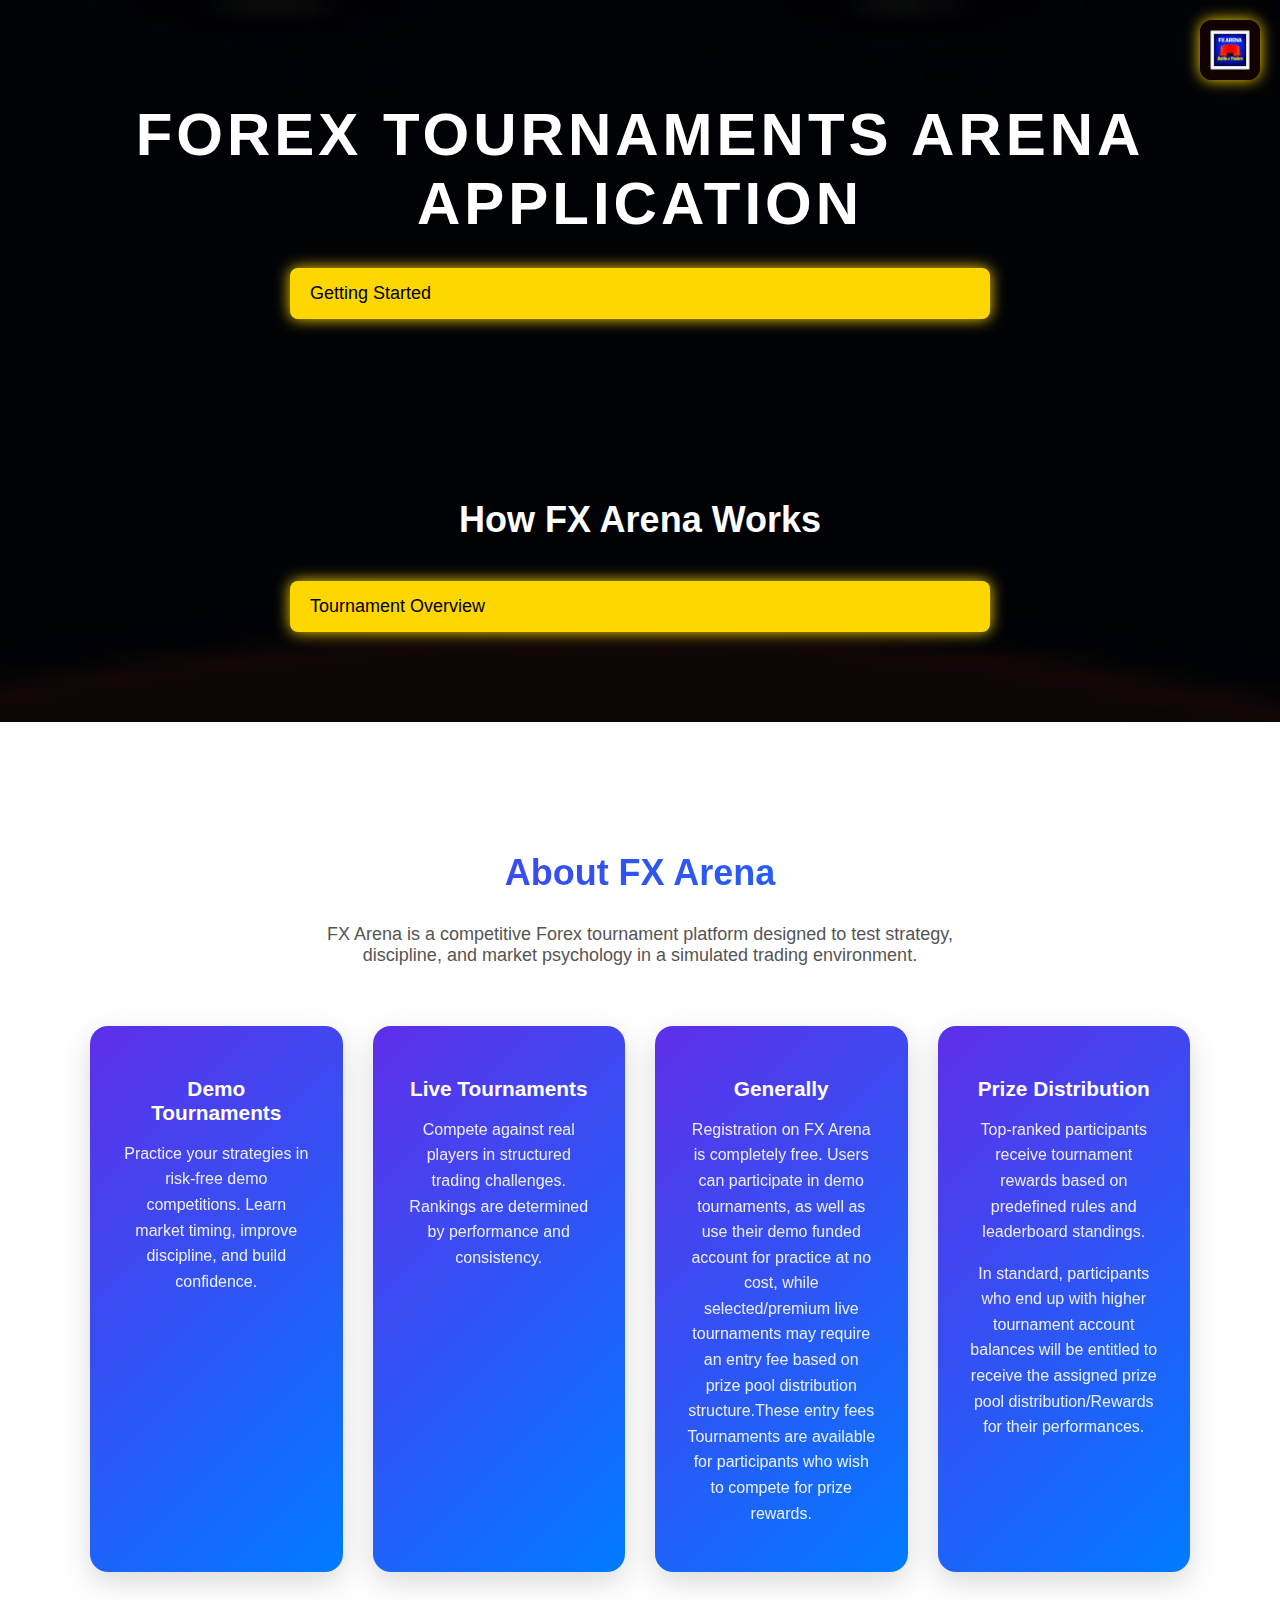
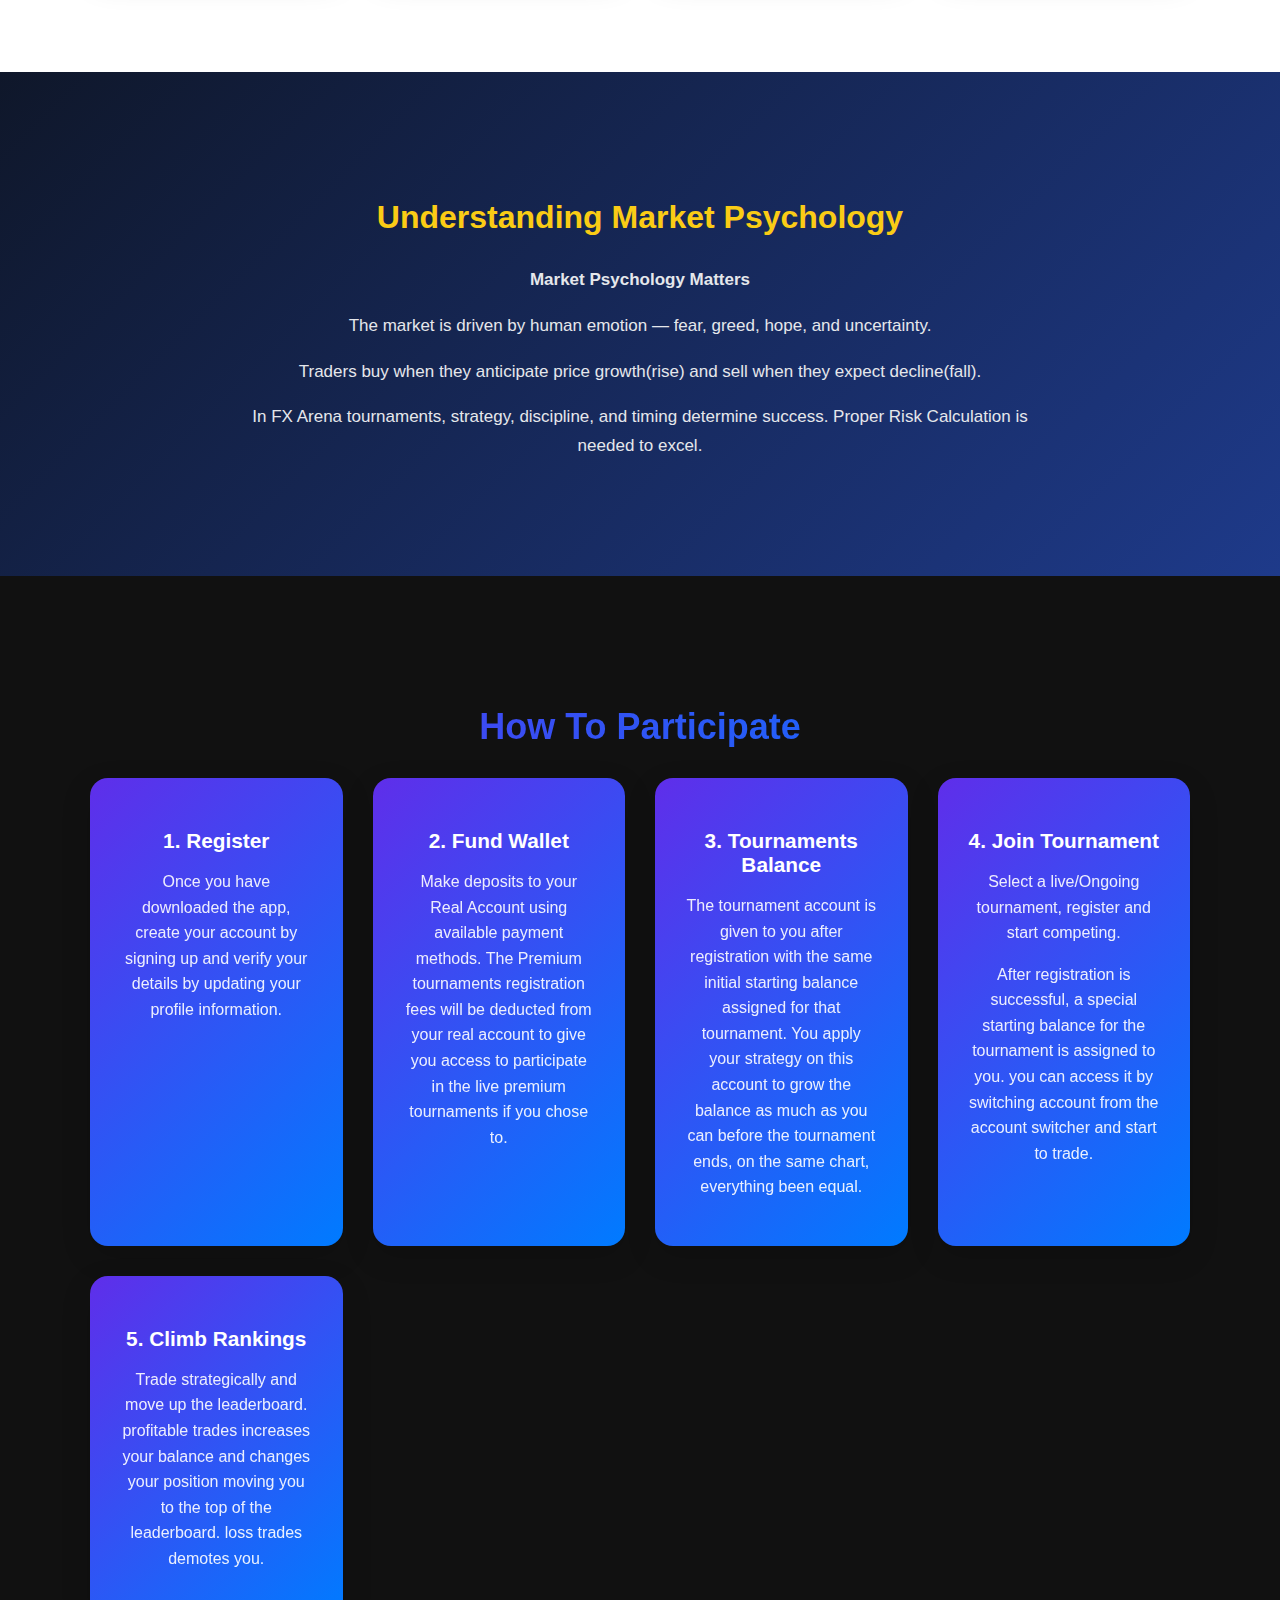
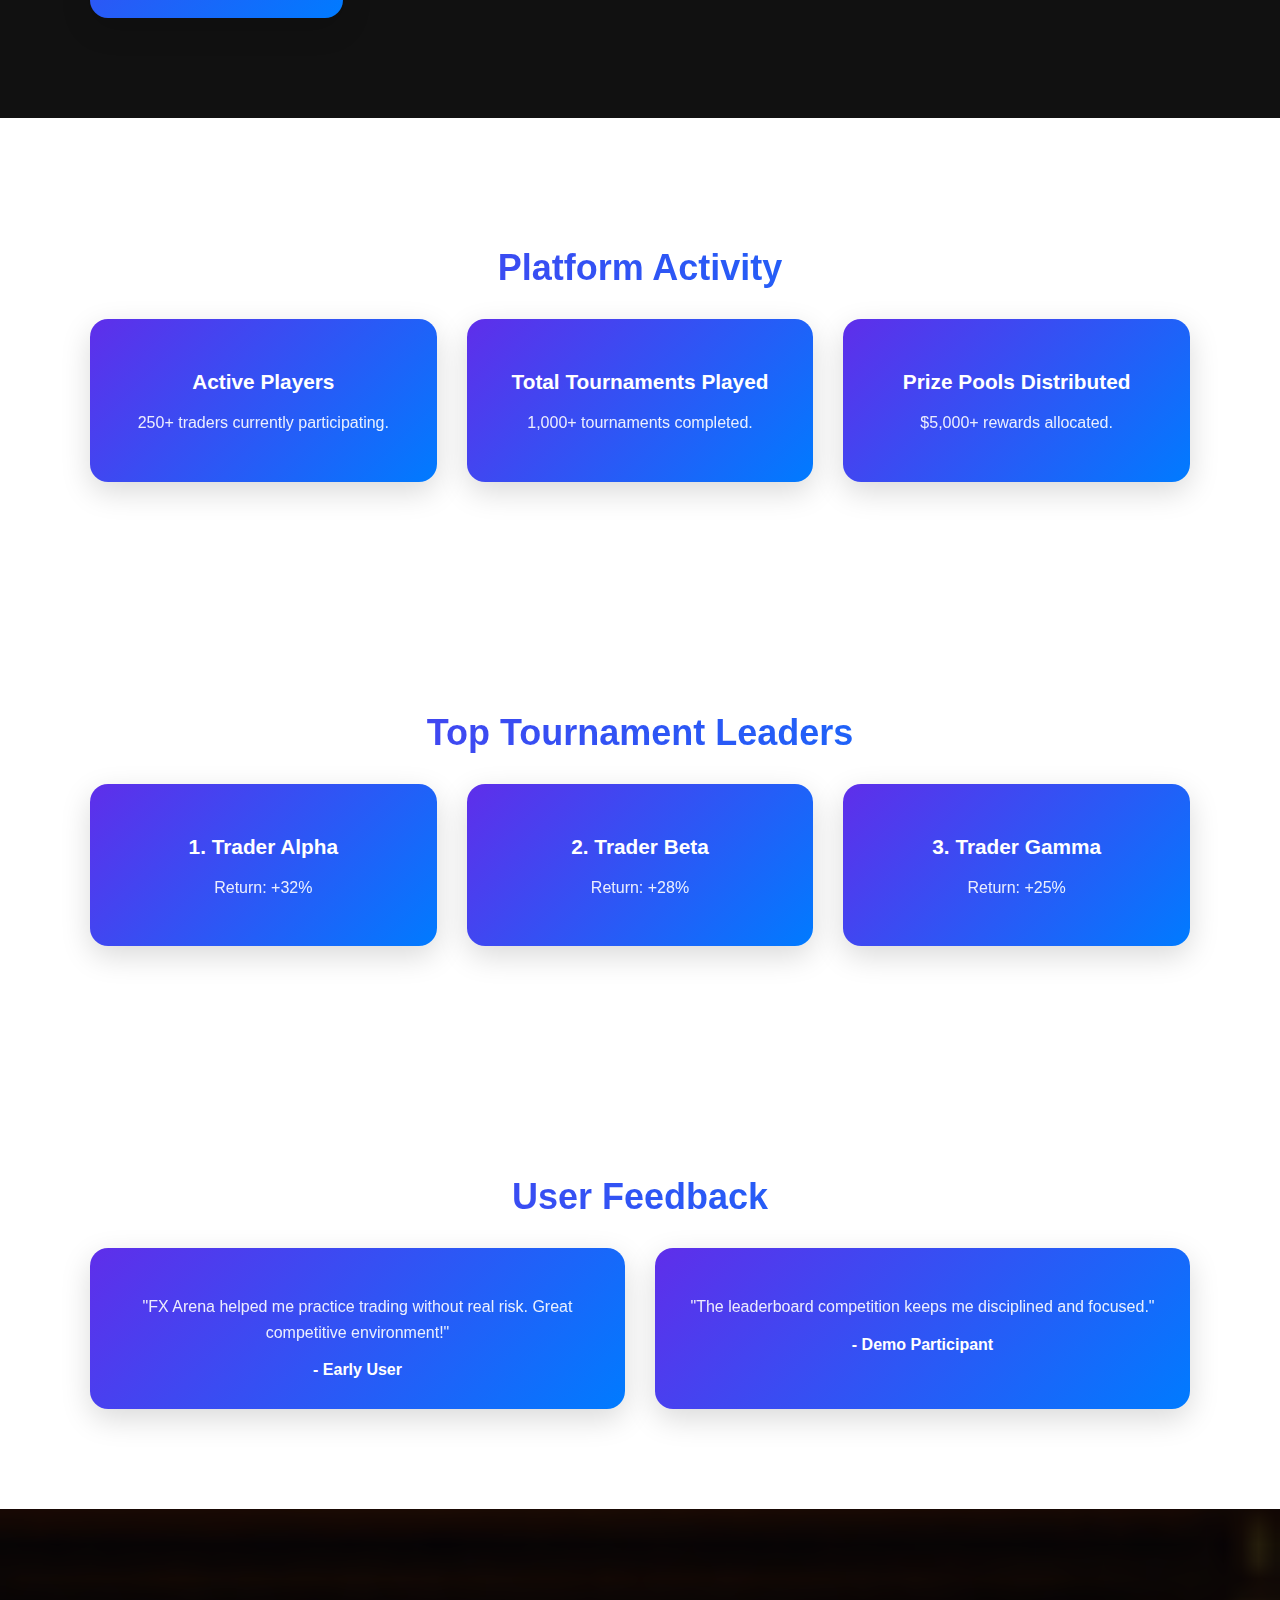
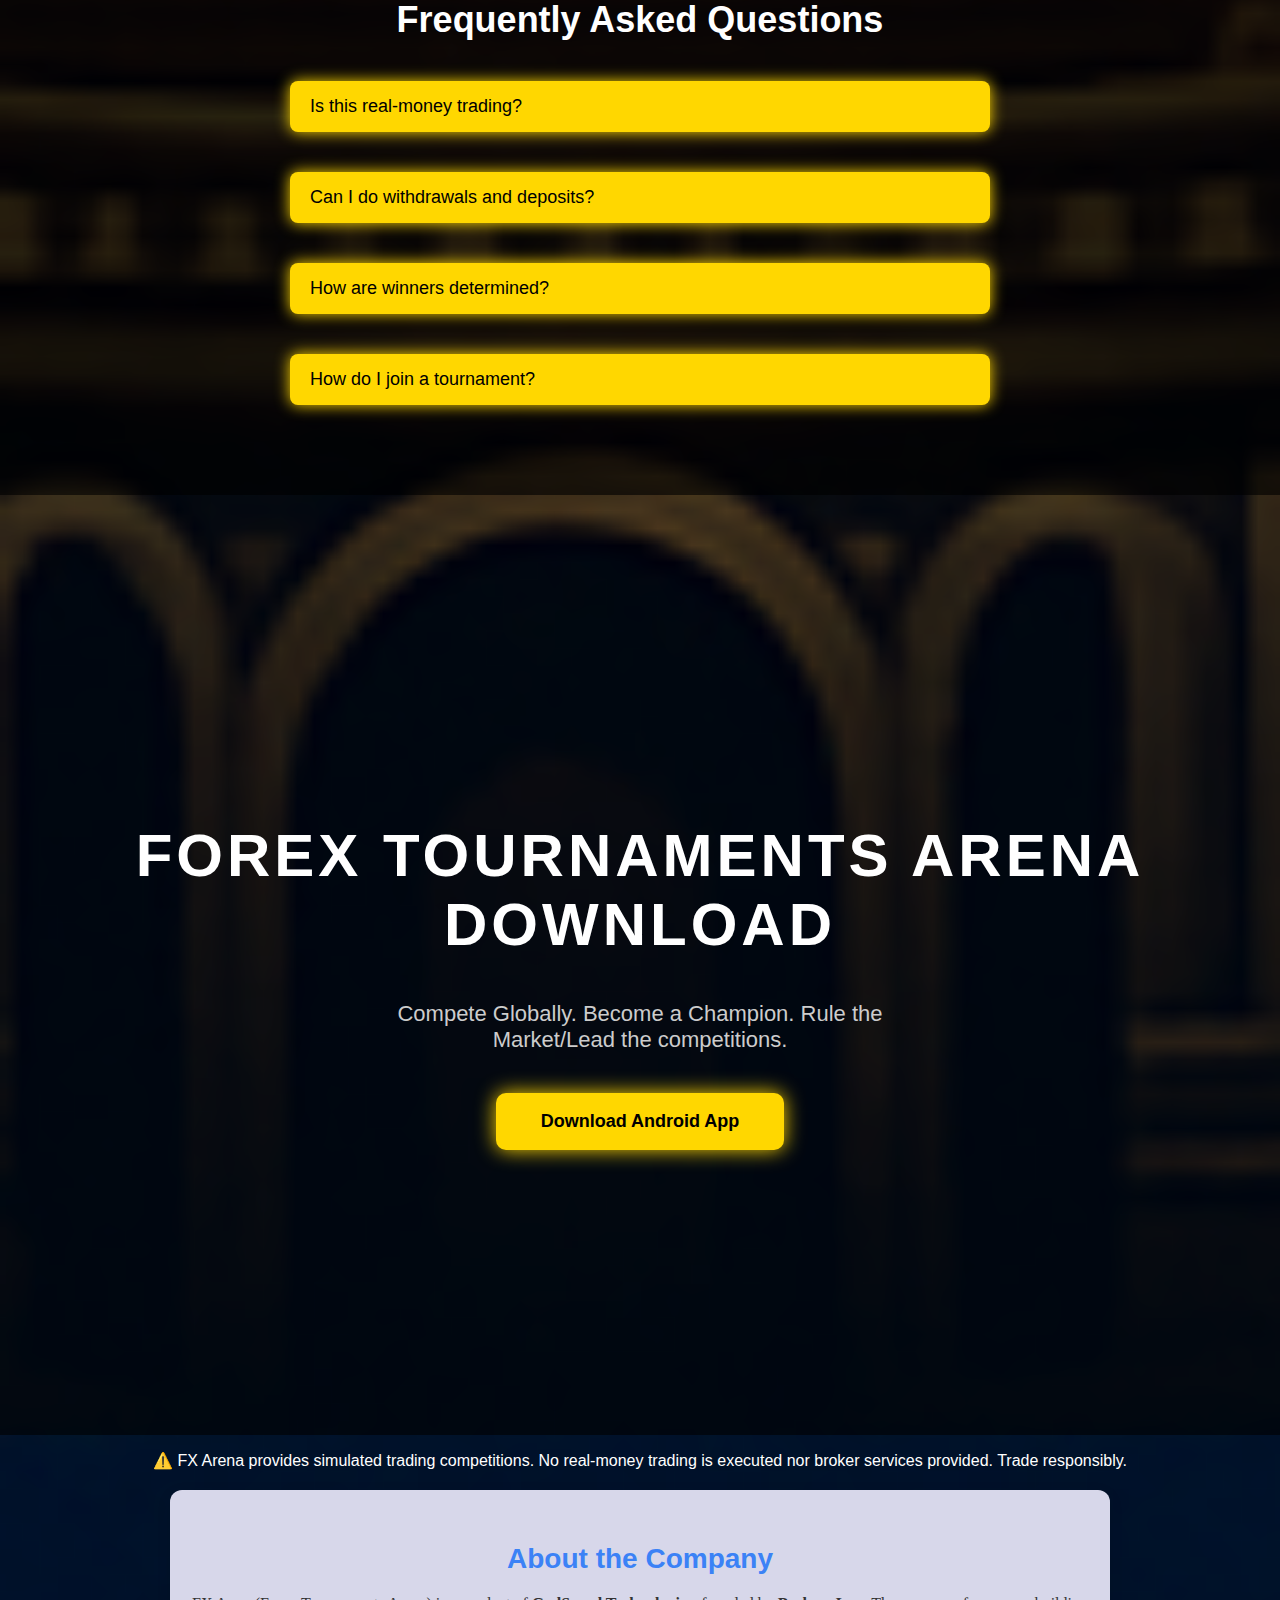
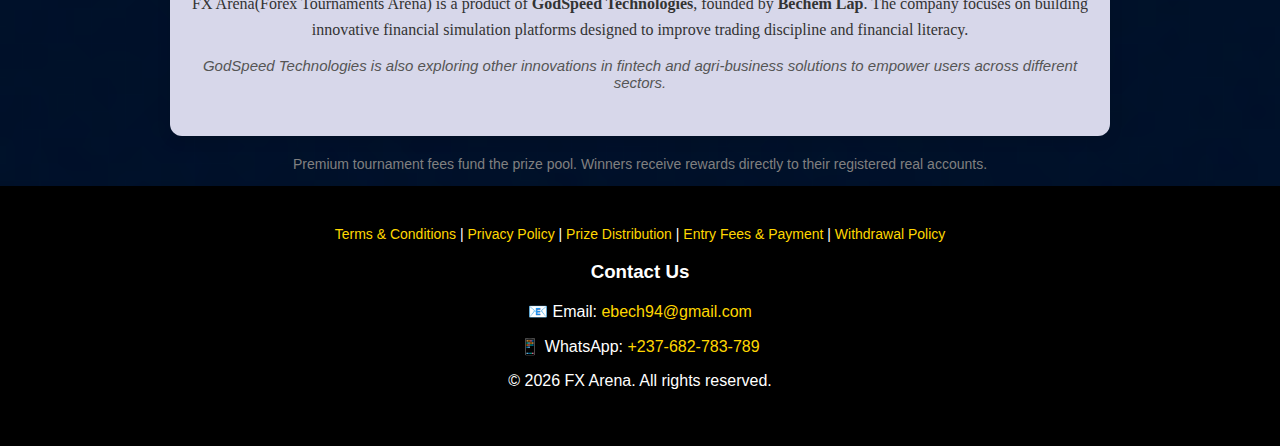
<file: index.html>
<!DOCTYPE html>
<html lang="en">
<head>
  <meta charset="UTF-8">
  <meta name="viewport" content="width=device-width, initial-scale=1.0">
  <title>Forex Trading Tournaments | FX Arena</title>
  <link rel="stylesheet" href="style.css">
</head>
<body>

  <!-- Top App Icon -->
  <div class="top-icon">
    <img src="images/icon.png" alt="FX Arena App Icon">
  </div>

<!-- Getting Started -->
<section class="features">

  <h1 class="main-title">
  FOREX TOURNAMENTS ARENA <br>
  APPLICATION
</h1>

  <div class="accordion">
    <button class="accordion-btn">Getting Started</button>
    <div class="accordion-content">
      <p>
        Click Download, install the app, accept terms & conditions 
        by ticking the box, sign up, and start practicing or 
        participating in live tournaments. Experience trading like a pro!
      </p>
    </div>
  </div>

</section>

<!-- How It Works -->
<section class="features">
  <h2>How FX Arena Works</h2>
  <div class="accordion">
    <button class="accordion-btn">Tournament Overview</button>
    <div class="accordion-content">
      <p>Join live Forex tournaments with players worldwide. Practice in demo mode or compete in real cash tournaments. Fun, strategic, and rewarding!</p>
      <img src="images/screenshot.png" alt="App Screenshot" class="screenshot">
    </div>
  </div>
</section>

<!-- About -->
<section class="about"> <div class="about-container"> 
<h2>About FX Arena</h2> <p class="mission"> 
FX Arena is a competitive Forex tournament platform designed to
 test strategy, discipline, and market psychology in a simulated
  trading environment.
   </p> <div class="info-grid">
     <div class="info-card"> 
   <h3>Demo Tournaments</h3>
    <p> Practice your strategies in risk-free demo competitions.
     Learn market timing, improve discipline, and build confidence. 
     </p> </div> 
     <div class="info-card"> 
      <h3>Live Tournaments</h3> 
     <p> Compete against real players in structured trading challenges.
      Rankings are determined by performance and consistency. 
      </p> </div> 
      <div class="info-card">
         <h3>Generally</h3>
       <p> Registration on FX Arena is completely free.
Users can participate in demo tournaments, as well as use their
 demo funded account for practice at no cost,
 while selected/premium live tournaments may require an entry 
 fee based on prize pool distribution structure.These entry fees 
 Tournaments are available for participants who wish to 
 compete for prize rewards. 
       </p>
      </div>
        <div class="info-card">
         <h3>Prize Distribution</h3>
       <p> 
        Top-ranked participants receive tournament rewards based 
       on predefined rules and leaderboard standings.
       </p>  
      <p> 
      In standard, participants who end up with higher tournament 
      account balances will be entitled to receive the
       assigned prize pool distribution/Rewards for their
        performances. 
      </p> 
        </div>  
       </div> 
       </div> 
       </section>

<!-- Psychology -->
<section class="psychology">
  <div class="psychology-container">
    <h2>Understanding Market Psychology</h2>
    <p class="highlight">Market Psychology Matters</p>
    <p>The market is driven by human emotion — fear, greed, 
      hope, and uncertainty.</p>
    <p>Traders buy when they anticipate price growth(rise) 
    and sell when they expect decline(fall).</p>
    <p>In FX Arena tournaments, strategy, discipline, and
     timing determine success. Proper Risk Calculation is needed to excel.
     </p>
  </div>
</section>

<!-- NEW: Participation Flow -->
<section class="about">
  <div class="about-container">
    <h2>How To Participate</h2>
    <div class="info-grid">
      <div class="info-card">
        <h3>1. Register</h3>
        <p> Once you have downloaded the app, create your account by
         signing up 
        and verify your details by updating your profile information.</p>
      </div>
      <div class="info-card">
        <h3>2. Fund Wallet</h3>
        <p> Make deposits to your Real Account 
        using available payment methods. The Premium tournaments 
        registration fees will be deducted from your real 
        account to give you access to participate in the live premium 
        tournaments if you chose to.
        </p>
      </div>
      <div class="info-card">
        <h3>3. Tournaments Balance</h3>
        <p> The tournament account is given to you after 
          registration with the same initial starting 
          balance assigned for that tournament. You apply
           your strategy on this account to grow the balance as
           much as you can before the tournament ends, 
           on the same chart, everything been equal.
             </p>  
      </div>
      <div class="info-card">
        <h3>4. Join Tournament</h3>
        <p>Select a live/Ongoing tournament, 
        register and start competing.</p>
        <p>After registration is successful,
         a special starting balance for the tournament is
          assigned to you. you can access it by switching account
         from the account switcher and start to trade.</p>
          </div>
        <div class="info-card">
        <h3>5. Climb Rankings</h3>
        <p>Trade strategically and move up the leaderboard.
          profitable trades increases your balance and changes 
          your position moving you to the top of the leaderboard. 
          loss trades demotes you.
        </p>
      </div>
    </div>
  </div>
</section>

<!-- NEW: Live Stats -->
<section class="about">
  <div class="about-container">
    <h2>Platform Activity</h2>
    <div class="info-grid">
      <div class="info-card">
        <h3>Active Players</h3>
        <p>250+ traders currently participating.</p>
      </div>
      <div class="info-card">
        <h3>Total Tournaments Played</h3>
        <p>1,000+ tournaments completed.</p>
      </div>
      <div class="info-card">
        <h3>Prize Pools Distributed</h3>
        <p>$5,000+ rewards allocated.</p>
      </div>
    </div>
  </div>
</section>



<!-- NEW: Leaderboard Preview -->
<section class="about">
  <div class="about-container">
    <h2>Top Tournament Leaders</h2>
    <div class="info-grid">
      <div class="info-card">
        <h3>1. Trader Alpha</h3>
        <p>Return: +32%</p>
      </div>
      <div class="info-card">
        <h3>2. Trader Beta</h3>
        <p>Return: +28%</p>
      </div>
      <div class="info-card">
        <h3>3. Trader Gamma</h3>
        <p>Return: +25%</p>
      </div>
    </div>
  </div>
</section>

<!-- NEW: Testimonials -->
<section class="about">
  <div class="about-container">
    <h2>User Feedback</h2>
    <div class="info-grid">
      <div class="info-card">
        <p>"FX Arena helped me practice trading without real risk. Great competitive environment!"</p>
        <strong>- Early User</strong>
      </div>
      <div class="info-card">
        <p>"The leaderboard competition keeps me disciplined and focused."</p>
        <strong>- Demo Participant</strong>
      </div>
    </div>
  </div>
</section>

<!-- NEW: FAQ -->
<section class="features">
  <h2>Frequently Asked Questions</h2>
  <div class="accordion">
    <button class="accordion-btn">Is this real-money trading?</button>
    <div class="accordion-content">
      <p>No. FX Arena provides simulated trading competitions only.</p>
   </div>
    <button class="accordion-btn">Can I do withdrawals and deposits?</button>
    <div class="accordion-content">
      <p>Yes. With the available methods, you can deposit into your real account and 
      deduct from there to do your registrations for tournaments only.
       No real trading is currently available on the real account.
      </p>
      <p>You can withdraw your cash rewards through your real account. Once you happen to be 
      among the top performers from an ended tournament, the administration funds your assigned portion
       of the prize pool into your real account where you can then do your withdrawals
       within 5 minutes once approved.
         </p>
        </div>

    <button class="accordion-btn">How are winners determined?</button>
    <div class="accordion-content">
      <p>Rankings are based on trading performance and consistency during tournaments.</p>
      <p> Participants appear to be ranked starting with the participant who ends
         the tournament with the highest tournament account balance to the least. </p>
    </div>

    <button class="accordion-btn">How do I join a tournament?</button>
    <div class="accordion-content">
      <p>Fund your wallet, select an available tournament, use the registration button and
        Register with the fee if not free.</p> 
        <p> The Starting Balance for that Tournament Card will 
        be funded to your tournament account where you can start trading and see your
         progress on the leaderboard amongst others </p>
    </div>
  </div>
</section>

<!-- Download Section -->
<section class="hero">
  <h1>FOREX TOURNAMENTS ARENA DOWNLOAD</h1>
  <p>Compete Globally. Become a Champion. Rule the Market/Lead the competitions.</p>
  <a href="app-release.apk" class="btn">Download Android App</a>
</section>

<section class="risk-warning">
  <p>
    ⚠️ FX Arena provides simulated trading competitions.
    No real-money trading is executed nor broker services provided. Trade responsibly.
  </p>
</section>
<section class="about-company">
  <h2>About the Company</h2>
  <p class="company-body">
    FX Arena(Forex Tournaments Arena) is a product of <strong>GodSpeed Technologies</strong>,
    founded by <strong>Bechem Lap</strong>. The company focuses on
    building innovative financial simulation platforms
    designed to improve trading discipline and financial literacy.
  </p>
  <p class="company-body-em">
    GodSpeed Technologies is also exploring other innovations in fintech 
    and agri-business solutions to empower users across different sectors.
  </p>
</section>
<p style="font-size:14px; color:gray;">
  Premium tournament fees fund the prize pool. Winners receive rewards directly to their registered real accounts.
</p>
<footer>
  <div class="footer-links">
    <a href="terms.html">Terms & Conditions</a> |
    <a href="privacy.html">Privacy Policy</a> |
    <a href="prizes.html">Prize Distribution</a> |
    <a href="fees.html">Entry Fees & Payment</a> |
    <a href="withdrawal.html">Withdrawal Policy</a>
  </div>

  <h3>Contact Us</h3>
  <p><span>📧</span> Email: <a href="mailto:ebech94@gmail.com">ebech94@gmail.com</a></p>
  <p><span>📱</span> WhatsApp: <a href="https://wa.me/237682783789" target="_blank">+237-682-783-789</a></p>
  
  <p>&copy; 2026 FX Arena. All rights reserved.</p>
</footer>

<script>
const accBtns = document.querySelectorAll(".accordion-btn");
accBtns.forEach(btn => {
  btn.addEventListener("click", () => {
    btn.classList.toggle("active");
    const content = btn.nextElementSibling;
    if (content.style.maxHeight) {
      content.style.maxHeight = null;
    } else {
      content.style.maxHeight = content.scrollHeight + "px";
    }
  });
});
</script>

</body>
</html>
</file>
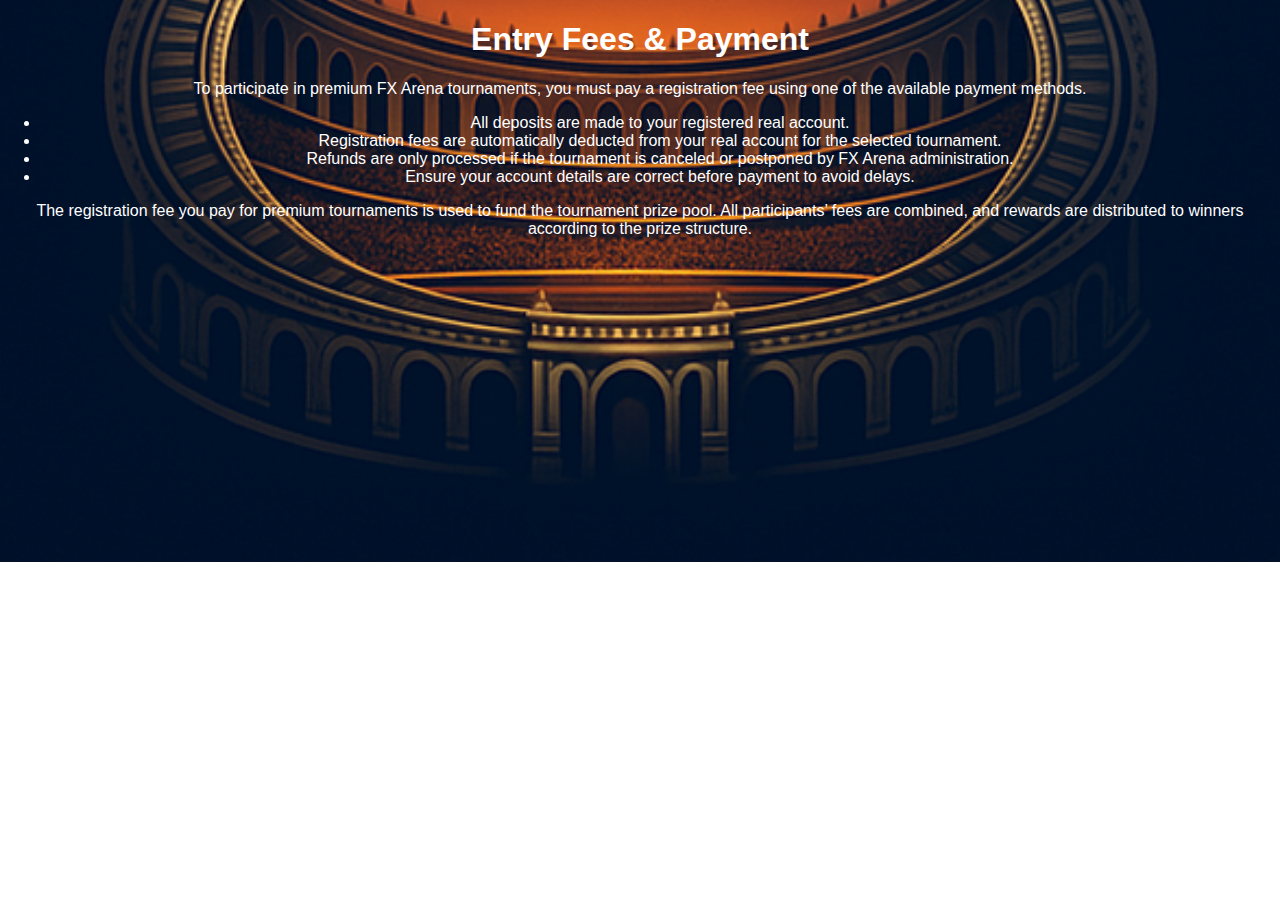
<file: fees.html>
<!DOCTYPE html>
<html lang="en">
<head>
  <meta charset="UTF-8">
  <meta name="viewport" content="width=device-width, initial-scale=1.0">
  <title>Entry Fees & Payment | FX Arena</title>
  <link rel="stylesheet" href="style.css">
</head>
<body>
  <h1>Entry Fees & Payment</h1>
  <p>To participate in premium FX Arena tournaments, you must pay a registration fee using one of the available payment methods.</p>
  <ul>
    <li>All deposits are made to your registered real account.</li>
    <li>Registration fees are automatically deducted from your real account for the selected tournament.</li>
    <li>Refunds are only processed if the tournament is canceled or postponed by FX Arena administration.</li>
    <li>Ensure your account details are correct before payment to avoid delays.</li>
  </ul>
  <p>The registration fee you pay for premium tournaments is used to fund the tournament prize pool. 
    All participants’ fees are combined, and rewards are distributed to winners according to the prize structure.
    </p>
</body>
</html>
</file>
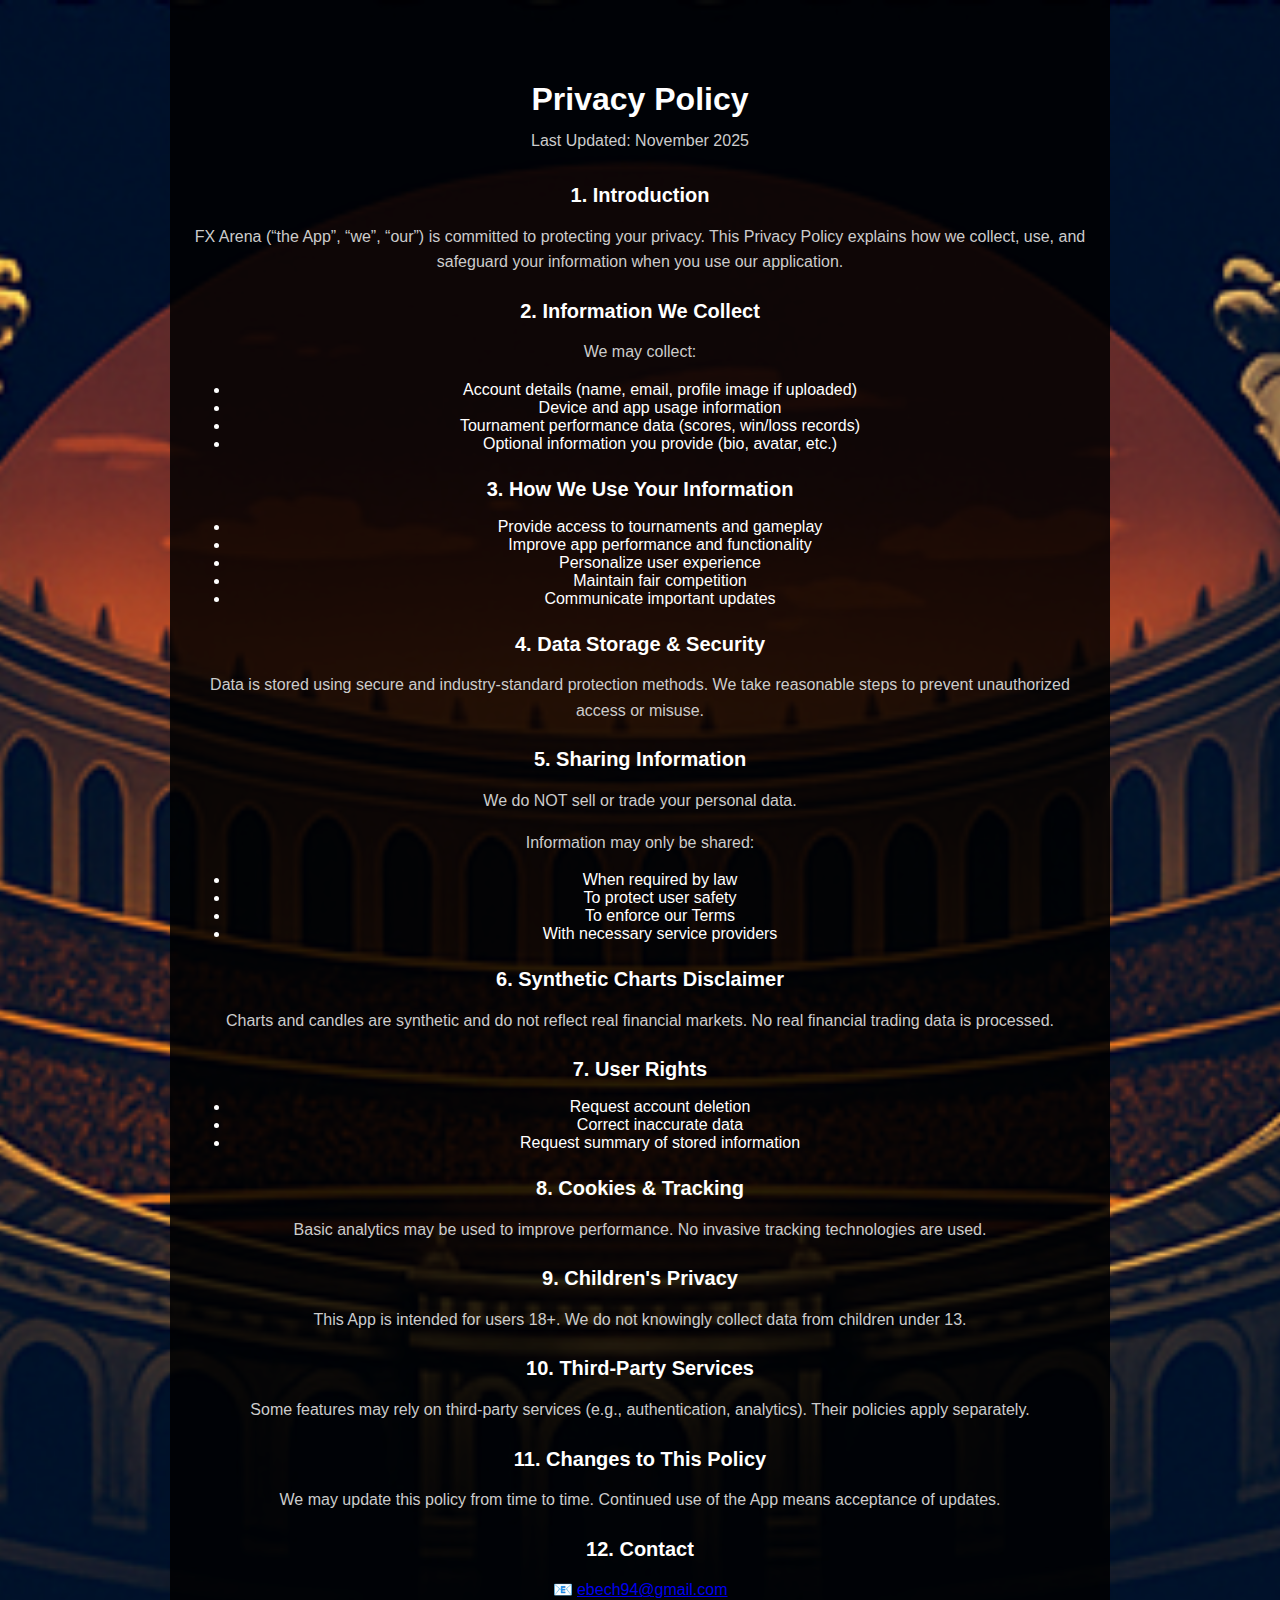
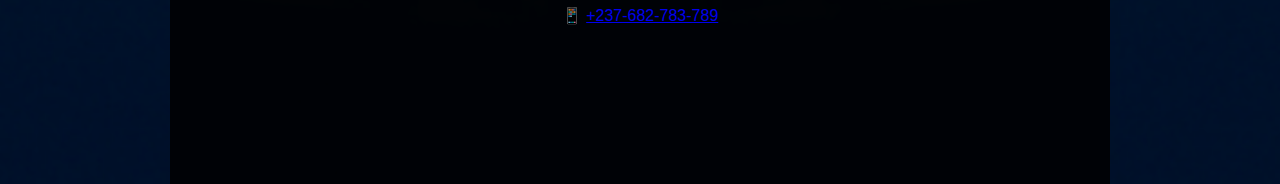
<file: privacy.html>
<!DOCTYPE html>
<html lang="en">
<head>
  <meta charset="UTF-8">
  <meta name="viewport" content="width=device-width, initial-scale=1.0">
  <title>Privacy Policy | FX Arena</title>
  <link rel="stylesheet" href="style.css">
  <link rel="icon" href="images/icon.png">
</head>
<body>

<section class="legal-container">
  <h1>Privacy Policy</h1>
  <p class="last-updated">Last Updated: November 2025</p>

  <h2>1. Introduction</h2>
  <p>
    FX Arena (“the App”, “we”, “our”) is committed to protecting your privacy.
    This Privacy Policy explains how we collect, use, and safeguard your
    information when you use our application.
  </p>

  <h2>2. Information We Collect</h2>
  <p>We may collect:</p>
  <ul>
    <li>Account details (name, email, profile image if uploaded)</li>
    <li>Device and app usage information</li>
    <li>Tournament performance data (scores, win/loss records)</li>
    <li>Optional information you provide (bio, avatar, etc.)</li>
  </ul>

  <h2>3. How We Use Your Information</h2>
  <ul>
    <li>Provide access to tournaments and gameplay</li>
    <li>Improve app performance and functionality</li>
    <li>Personalize user experience</li>
    <li>Maintain fair competition</li>
    <li>Communicate important updates</li>
  </ul>

  <h2>4. Data Storage & Security</h2>
  <p>
    Data is stored using secure and industry-standard protection methods.
    We take reasonable steps to prevent unauthorized access or misuse.
  </p>

  <h2>5. Sharing Information</h2>
  <p>We do NOT sell or trade your personal data.</p>
  <p>Information may only be shared:</p>
  <ul>
    <li>When required by law</li>
    <li>To protect user safety</li>
    <li>To enforce our Terms</li>
    <li>With necessary service providers</li>
  </ul>

  <h2>6. Synthetic Charts Disclaimer</h2>
  <p>
    Charts and candles are synthetic and do not reflect real financial markets.
    No real financial trading data is processed.
  </p>

  <h2>7. User Rights</h2>
  <ul>
    <li>Request account deletion</li>
    <li>Correct inaccurate data</li>
    <li>Request summary of stored information</li>
  </ul>

  <h2>8. Cookies & Tracking</h2>
  <p>
    Basic analytics may be used to improve performance.
    No invasive tracking technologies are used.
  </p>

  <h2>9. Children's Privacy</h2>
  <p>
    This App is intended for users 18+. We do not knowingly collect data
    from children under 13.
  </p>

  <h2>10. Third-Party Services</h2>
  <p>
    Some features may rely on third-party services (e.g., authentication,
    analytics). Their policies apply separately.
  </p>

  <h2>11. Changes to This Policy</h2>
  <p>
    We may update this policy from time to time. Continued use of the App
    means acceptance of updates.
  </p>

  <h2>12. Contact</h2>
  <p>
    📧 <a href="mailto:ebech94@gmail.com">ebech94@gmail.com</a><br>
    📱 <a href="https://wa.me/237682783789" target="_blank">+237-682-783-789</a>
  </p>

  <div style="height:80px;"></div>
</section>

</body>
</html>
</file>
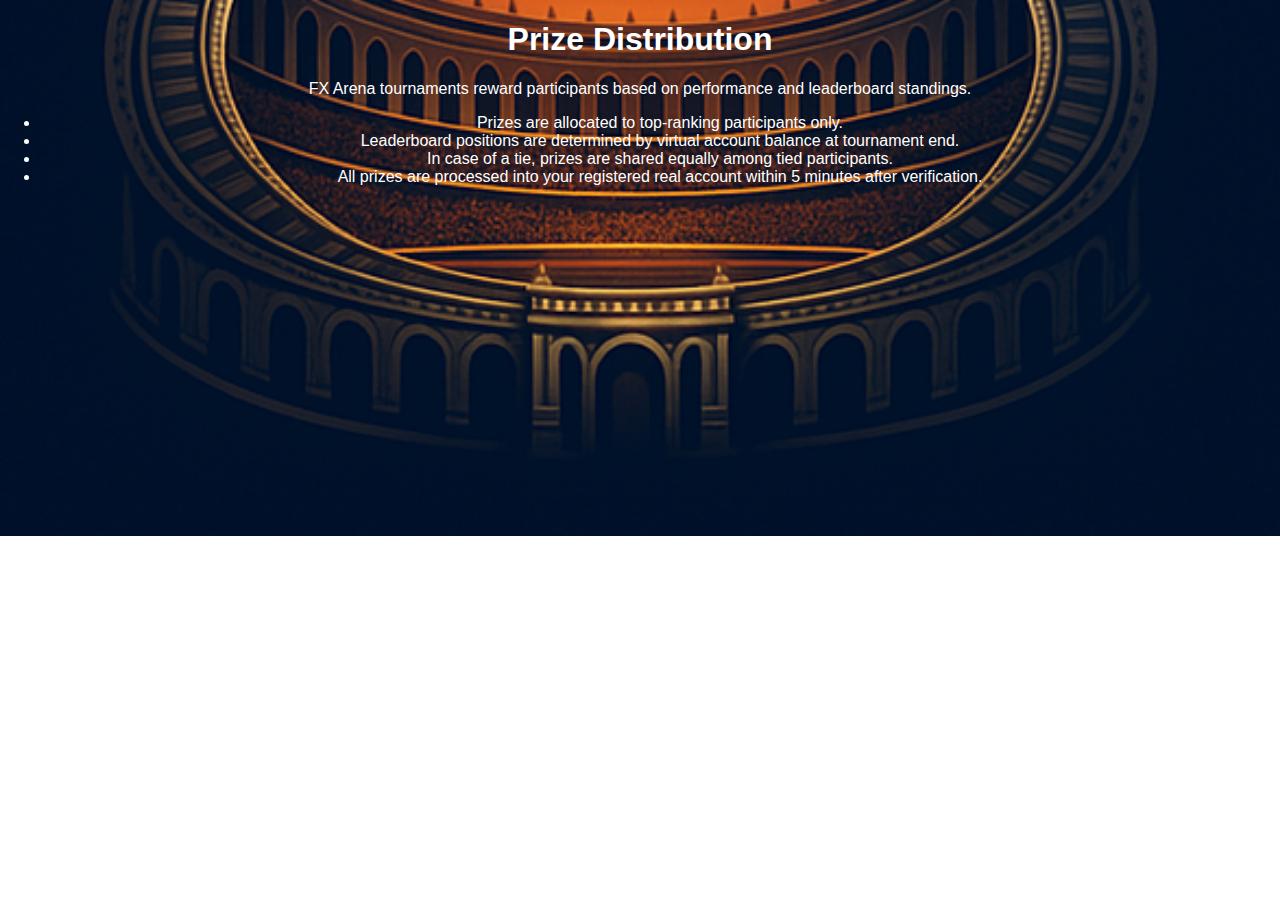
<file: prizes.html>
<!DOCTYPE html>
<html lang="en">
<head>
  <meta charset="UTF-8">
  <meta name="viewport" content="width=device-width, initial-scale=1.0">
  <title>Prize Distribution | FX Arena</title>
  <link rel="stylesheet" href="style.css">
</head>
<body>
  <h1>Prize Distribution</h1>
  <p>FX Arena tournaments reward participants based on performance and leaderboard standings.</p>
  <ul>
    <li>Prizes are allocated to top-ranking participants only.</li>
    <li>Leaderboard positions are determined by virtual account balance at tournament end.</li>
    <li>In case of a tie, prizes are shared equally among tied participants.</li>
    <li>All prizes are processed into your registered real account within 5 minutes after verification.</li>
  </ul>
</body>
</html>
</file>
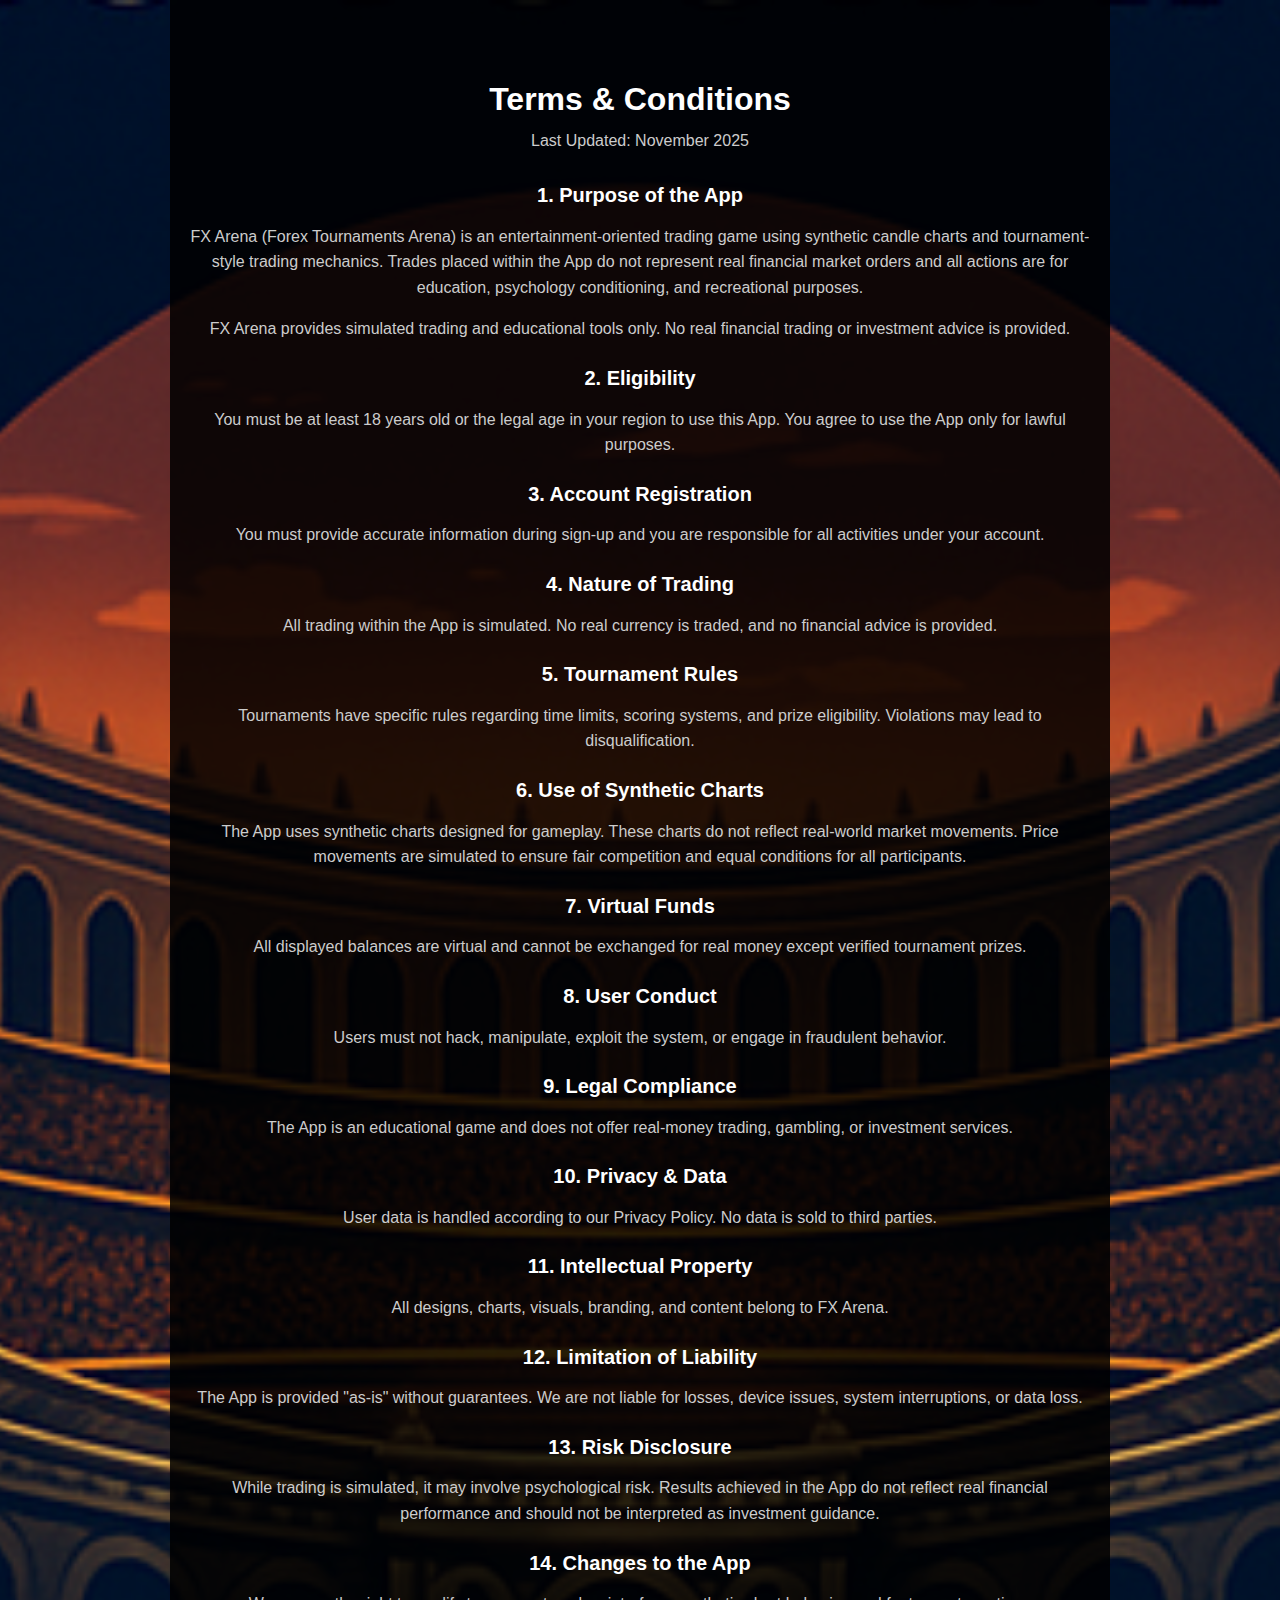
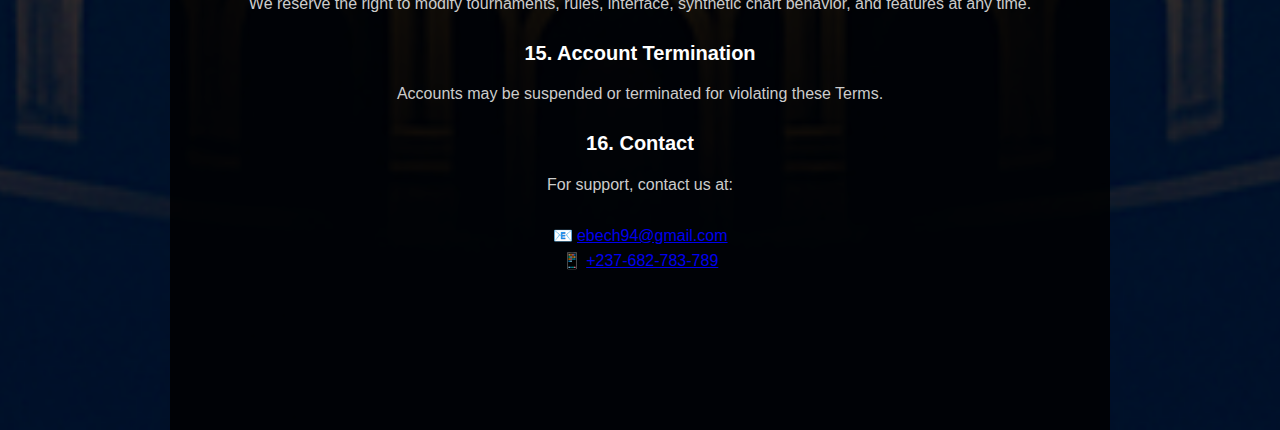
<file: terms.html>
<!DOCTYPE html>
<html lang="en">
<head>
  <meta charset="UTF-8">
  <meta name="viewport" content="width=device-width, initial-scale=1.0">
  <title>Terms & Conditions | FX Arena</title>
  <link rel="stylesheet" href="style.css">
  <link rel="icon" href="images/icon.png">
</head>
<body>

  <section class="legal-container">
    <h1>Terms & Conditions</h1>
    <p class="last-updated">Last Updated: November 2025</p>

    <h2>1. Purpose of the App</h2>
    <p>
      FX Arena (Forex Tournaments Arena) is an entertainment-oriented trading
      game using synthetic candle charts and tournament-style trading mechanics.
      Trades placed within the App do not represent real financial market
      orders and all actions are for education, psychology conditioning, and
      recreational purposes.
    </p>
    <p>
      FX Arena provides simulated trading and educational tools only.
      No real financial trading or investment advice is provided.
    </p>

    <h2>2. Eligibility</h2>
    <p>
      You must be at least 18 years old or the legal age in your region to
      use this App. You agree to use the App only for lawful purposes.
    </p>

    <h2>3. Account Registration</h2>
    <p>
      You must provide accurate information during sign-up and you are
      responsible for all activities under your account.
    </p>

    <h2>4. Nature of Trading</h2>
    <p>
      All trading within the App is simulated. No real currency is traded,
      and no financial advice is provided.
    </p>

    <h2>5. Tournament Rules</h2>
    <p>
      Tournaments have specific rules regarding time limits, scoring systems,
      and prize eligibility. Violations may lead to disqualification.
    </p>

    <h2>6. Use of Synthetic Charts</h2>
    <p>
      The App uses synthetic charts designed for gameplay. These charts do
      not reflect real-world market movements. Price movements are simulated
      to ensure fair competition and equal conditions for all participants.
    </p>

    <h2>7. Virtual Funds</h2>
    <p>
      All displayed balances are virtual and cannot be exchanged for real
      money except verified tournament prizes.
    </p>

    <h2>8. User Conduct</h2>
    <p>
      Users must not hack, manipulate, exploit the system, or engage in
      fraudulent behavior.
    </p>

    <h2>9. Legal Compliance</h2>
    <p>
      The App is an educational game and does not offer real-money trading,
      gambling, or investment services.
    </p>

    <h2>10. Privacy & Data</h2>
    <p>
      User data is handled according to our Privacy Policy.
      No data is sold to third parties.
    </p>

    <h2>11. Intellectual Property</h2>
    <p>
      All designs, charts, visuals, branding, and content belong to FX Arena.
    </p>

    <h2>12. Limitation of Liability</h2>
    <p>
      The App is provided "as-is" without guarantees.
      We are not liable for losses, device issues, system interruptions,
      or data loss.
    </p>

    <h2>13. Risk Disclosure</h2>
    <p>
      While trading is simulated, it may involve psychological risk.
      Results achieved in the App do not reflect real financial performance
      and should not be interpreted as investment guidance.
    </p>

    <h2>14. Changes to the App</h2>
    <p>
      We reserve the right to modify tournaments, rules, interface,
      synthetic chart behavior, and features at any time.
    </p>

    <h2>15. Account Termination</h2>
    <p>
      Accounts may be suspended or terminated for violating these Terms.
    </p>

    <h2>16. Contact</h2>
    <p>
      For support, contact us at:
      <br><br>
      📧 <a href="mailto:ebech94@gmail.com">ebech94@gmail.com</a>
      <br>
      📱 <a href="https://wa.me/237682783789" target="_blank">+237-682-783-789</a>
    </p>

    <div style="height:80px;"></div>
  </section>

</body>
</html>
</file>
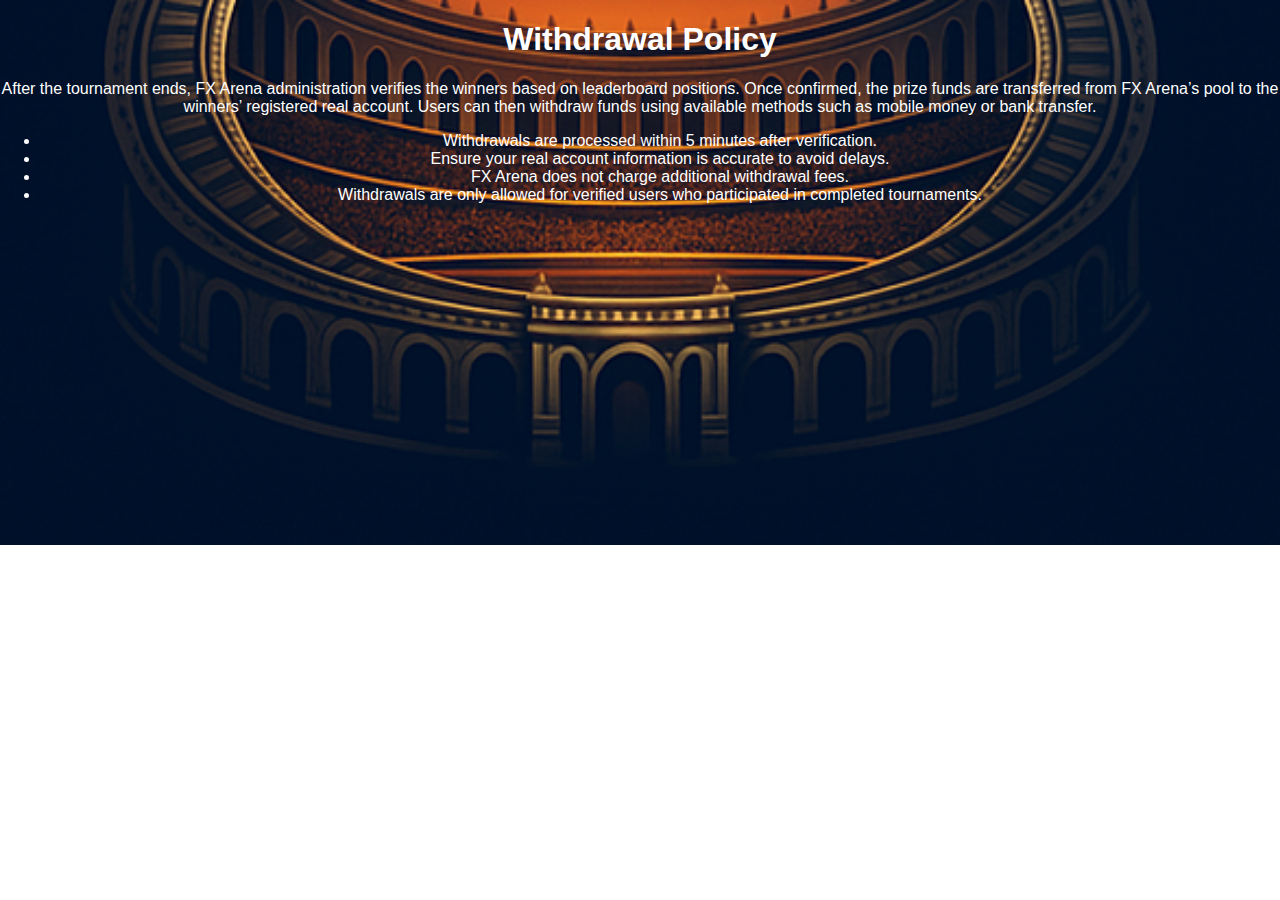
<file: withdrawal.html>
<!DOCTYPE html>
<html lang="en">
<head>
  <meta charset="UTF-8">
  <meta name="viewport" content="width=device-width, initial-scale=1.0">
  <title>Withdrawal Policy | FX Arena</title>
  <link rel="stylesheet" href="style.css">
</head>
<body>
  <h1>Withdrawal Policy</h1>
<p>After the tournament ends, FX Arena administration verifies the winners based on leaderboard positions.
     Once confirmed, the prize funds are transferred from FX Arena’s pool to the winners’ registered real account.
      Users can then withdraw funds using available methods such as mobile money
     or bank transfer.
    </p>
  <ul>
    <li>Withdrawals are processed within 5 minutes after verification.</li>
    <li>Ensure your real account information is accurate to avoid delays.</li>
    <li>FX Arena does not charge additional withdrawal fees.</li>
    <li>Withdrawals are only allowed for verified users who participated in completed tournaments.</li>
  </ul>
</body>
</html>
</file>
<file: style.css>
/* General Reset */
body {  margin: 0;  font-family: Arial, sans-serif;  background: url('images/arena.png') 
  no-repeat center center/cover;  color: white;  text-align: center;  scroll-behavior: smooth;}
/* Top App Icon */
.top-icon {  position: absolute;  top: 20px;  right: 20px;}
.top-icon img {  width: 60px;  height: 60px;  border-radius: 12px;  box-shadow: 0 0 15px gold;}
/* Hero Section */
.hero {  display: flex;  flex-direction: column;  justify-content: center;  align-items: center;
  height: 100vh;  background: rgba(0,0,0,0.6);  padding: 20px;}
.hero h1 {  font-size: 60px;  letter-spacing: 4px;  margin-bottom: 20px;}
.hero p {  font-size: 22px;  color: #cccccc;  max-width: 600px;  margin-bottom: 40px;}
.main-title {  text-align: center;  font-size: 60px;  letter-spacing: 4px;  margin-bottom: 20px;}
.btn {  display: inline-block;  padding: 18px 45px;  background: gold;  color: black;
  text-decoration: none;  font-weight: bold;  border-radius: 10px;  font-size: 18px; 
   transition: 0.3s ease;  box-shadow: 0 0 20px gold;}
.btn:hover {  background: orange;  box-shadow: 0 0 30px orange;}
/* Features Section */
.features {  padding: 60px 20px;  background: rgba(0,0,0,0.85);}
.features h2 {  font-size: 36px;  margin-bottom: 30px;}
.accordion-btn {  background: gold;  color: black;  cursor: pointer;  padding: 15px 20px;
  width: 100%;  max-width: 700px;  text-align: left;  border: none;  outline: none;  transition: 0.3s ease;
  font-size: 18px;  border-radius: 8px;  margin: 10px auto;  box-shadow: 0 0 15px gold;}
.accordion-btn:hover, .accordion-btn.active {  background: orange;  box-shadow: 0 0 25px orange;}

.accordion-content {  max-height: 0;  overflow: hidden;  transition: max-height 0.3s ease;
  background: #111;  margin-bottom: 20px;  border-radius: 8px;  padding: 0 20px;}

.accordion-content p {  font-size: 16px;  color: #ddd;  padding: 15px 0;}
.screenshot {  max-width: 100%;  border-radius: 12px;  margin-bottom: 15px;}
.footer-links {  margin-bottom: 15px;  font-size: 14px;}
/* Footer */
footer {  padding: 40px 20px;  background: #000;  font-size: 16px;}
footer a {  color: gold;  text-decoration: none;}
footer a:hover {  color: orange;}
/* Responsive */
@media (max-width: 768px) {  .hero h1 {    font-size: 40px;  }
  .hero p {    font-size: 18px;  }  .accordion-btn {    font-size: 16px;  }  .btn {
    padding: 12px 30px;    font-size: 16px;  }}
@media (max-width: 480px) {  .hero h1 {    font-size: 32px;  }  .hero p {    font-size: 16px;  }}
/* Legal Pages Styling */
.legal-container {  max-width: 900px;  margin: 0 auto;  padding: 60px 20px;
  background: rgba(0,0,0,0.85);}
.legal-container h1 {  font-size: 32px;  margin-bottom: 10px;}
.last-updated {  color: #aaa;  margin-bottom: 30px;}
.legal-container h2 {  margin-top: 25px;  font-size: 20px;}
.legal-container p {  margin-top: 8px;  line-height: 1.6;  color: #ccc;}
/* About Section */
.about {  background: #ffffff;  padding: 100px 20px;  text-align: center;  color: #111;}

.about h2 {  font-size: 36px;  margin-bottom: 30px;  background: 
  linear-gradient(90deg, #5f2eea, #007bff);
  background-clip: text;               /* Standard property */
  -webkit-background-clip: text;       /* Chrome/Safari */
  color: transparent;                  /* Standard way */
  -webkit-text-fill-color: transparent;}
.mission {  max-width: 700px;  margin: 0 auto 60px auto;  font-size: 18px;  color: #555;}

.info-grid {  display: grid;  grid-template-columns: repeat(auto-fit, minmax(250px, 1fr));
  gap: 30px;  max-width: 1100px;  margin: 0 auto;}

.info-card {  background: linear-gradient(135deg, #5f2eea, #007bff);
  color: white;  padding: 30px;
  border-radius: 18px;  box-shadow: 0 10px 30px rgba(0,0,0,0.15);
  transition: transform 0.3s ease, box-shadow 0.3s ease;}

.info-card h3 {  margin-bottom: 15px;}

.info-card p {  font-size: 15px;  line-height: 1.6;}

.info-card:hover {  transform: translateY(-8px);  box-shadow: 0 20px 40px rgba(0,0,0,0.25);}
/* Market Psychology Section */
.psychology {  background: linear-gradient(135deg, #0f172a, #1e3a8a);  color: white;
  padding: 100px 20px;  text-align: center;}

.psychology-container {  max-width: 800px;  margin: 0 auto;}

.psychology h2 {  font-size: 32px;  margin-bottom: 30px;  color: #facc15; /* soft gold */}

.highlight {  font-size: 20px;  font-weight: bold;  margin-bottom: 20px;  color: #93c5fd;}

.psychology p {  font-size: 17px;  line-height: 1.7;  margin-bottom: 15px;  color: #e5e7eb;}
.about:nth-of-type(5) {  background: #111;}
.info-card h3 {  font-size: 1.3rem;  margin-bottom: 10px;}

.info-card p {  font-size: 1rem;  opacity: 0.9;}/* About Company Section */
.about-company {
  background-color: #d7d7ea;   /* light subtle background to stand out */
  padding: 30px 20px;
  border-radius: 12px;
  text-align: center;           /* center heading & text */
  margin: 20px auto;
  max-width: 900px;             /* not full width, more elegant */
  box-shadow: 0 4px 15px rgba(0,0,0,0.08); /* subtle shadow */
}

.about-company h2 {  color: #3b82f6;               /* cool blue heading */
  font-family: 'Segoe UI', Tahoma, sans-serif; /* fresh modern font */
  font-size: 28px;  margin-bottom: 15px;}

.company-body {  font-family: 'Georgia', serif; /* different body style */  color: #333; 
 line-height: 1.6;  font-size: 16px;  margin-bottom: 10px;}

.company-body-em {  font-style: italic;  color: #555;  font-size: 15px;}
</file>
